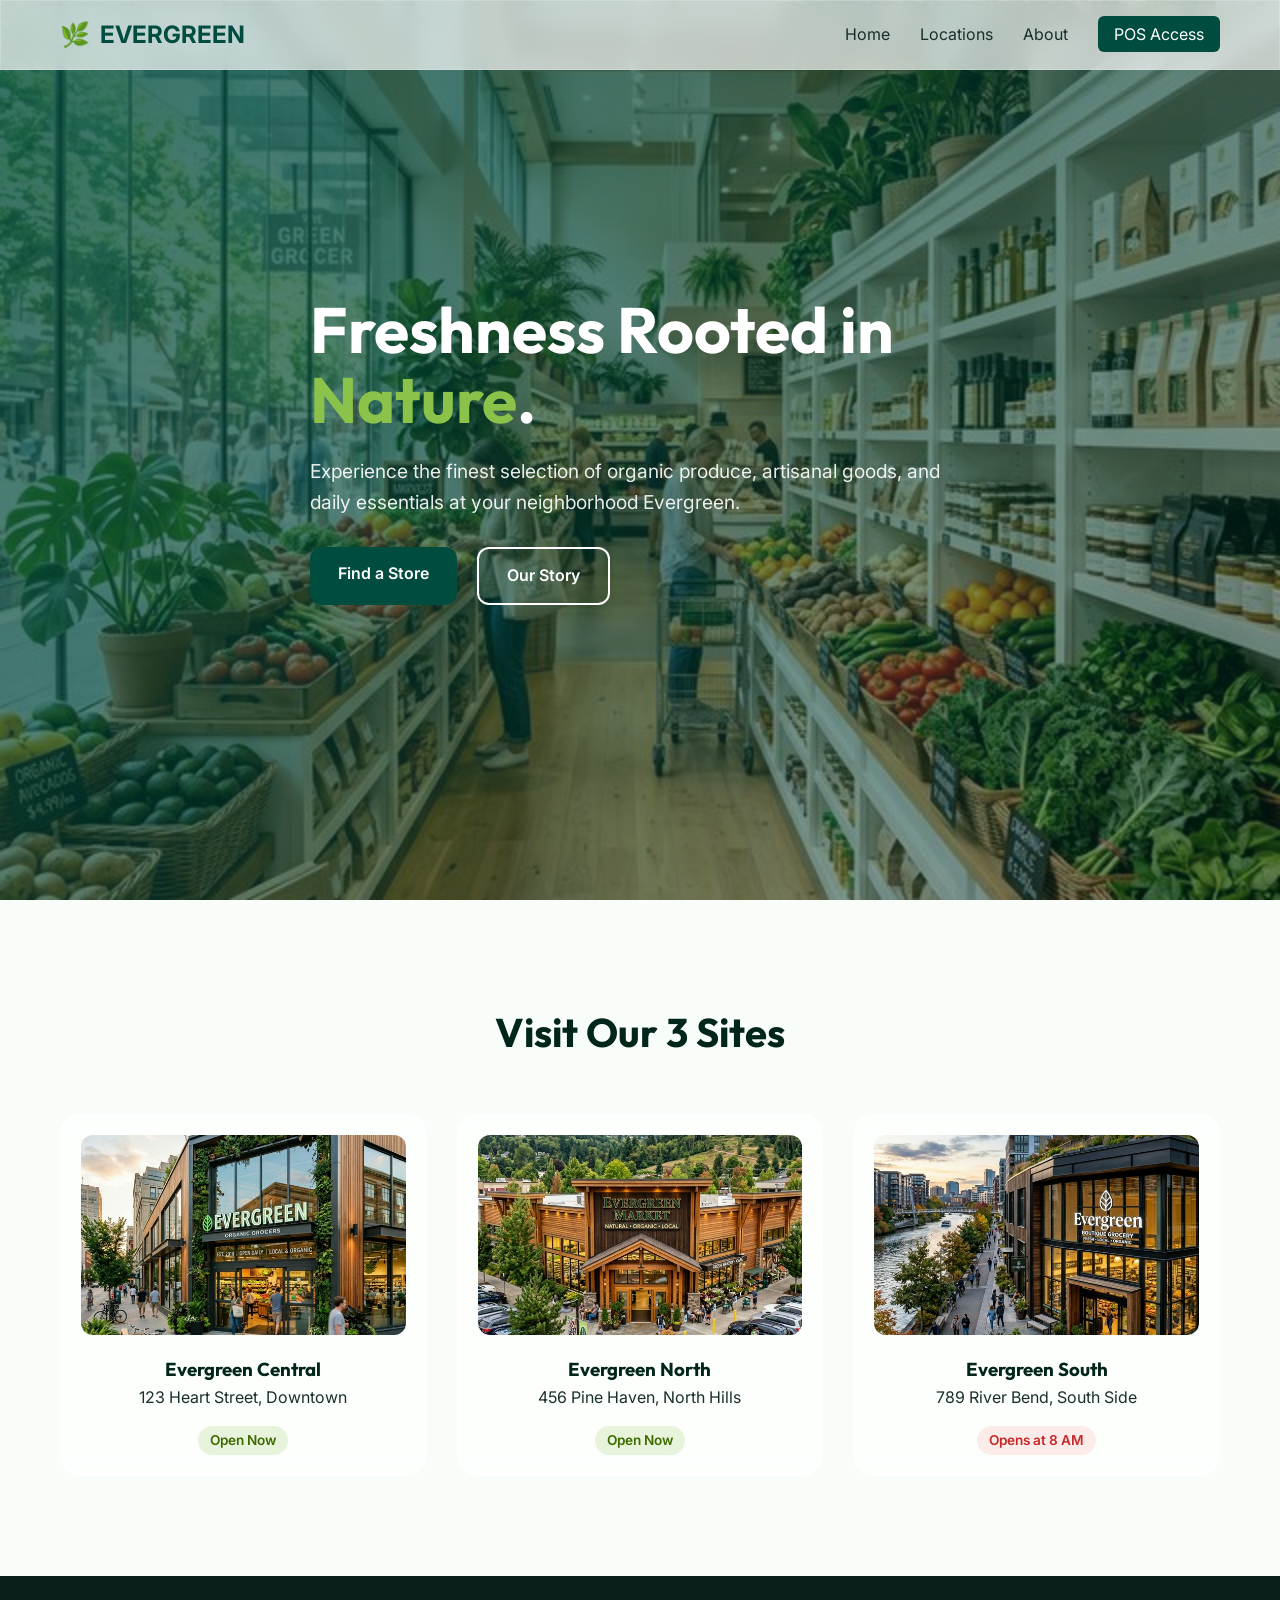
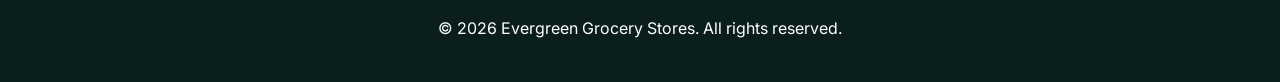
<file: EVERGREEN/index.html>
<!DOCTYPE html>
<html lang="en">
<head>
    <meta charset="UTF-8">
    <meta name="viewport" content="width=device-width, initial-scale=1.0">
    <title>Evergreen | Your Premium Grocery Store</title>
    <meta name="description" content="Quality, Freshness, and Community. Evergreen Grocery Store provides the finest produce across 3 locations.">
    <link rel="stylesheet" href="css/global.css">
    <link rel="stylesheet" href="css/index.css">
</head>
<body>
    <header class="main-header glass">
        <nav class="container nav-wrapper">
            <div class="logo">
                <span class="logo-icon">🌿</span>
                <span class="logo-text">EVERGREEN</span>
            </div>
            <ul class="nav-links">
                <li><a href="#hero">Home</a></li>
                <li><a href="#locations">Locations</a></li>
                <li><a href="#about">About</a></li>
                <li><a href="pos.html" class="pos-link">POS Access</a></li>
            </ul>
        </nav>
    </header>

    <main>
        <section id="hero" class="hero-section">
            <div class="container hero-content animate-fade">
                <h1>Freshness Rooted in <span class="highlight">Nature</span>.</h1>
                <p>Experience the finest selection of organic produce, artisanal goods, and daily essentials at your neighborhood Evergreen.</p>
                <div class="hero-cta">
                    <a href="#locations" class="btn btn-primary">Find a Store</a>
                    <a href="#about" class="btn btn-outline">Our Story</a>
                </div>
            </div>
            <div class="hero-bg-overlay"></div>
        </section>

        <section id="locations" class="location-section">
            <div class="container">
                <h2 class="section-title">Visit Our 3 Sites</h2>
                <div class="location-grid">
                    <div class="location-card glass">
                        <div class="location-img" id="img-central"></div>
                        <h3>Evergreen Central</h3>
                        <p>123 Heart Street, Downtown</p>
                        <span class="status open">Open Now</span>
                    </div>
                    <div class="location-card glass">
                        <div class="location-img" id="img-north"></div>
                        <h3>Evergreen North</h3>
                        <p>456 Pine Haven, North Hills</p>
                        <span class="status open">Open Now</span>
                    </div>
                    <div class="location-card glass">
                        <div class="location-img" id="img-south"></div>
                        <h3>Evergreen South</h3>
                        <p>789 River Bend, South Side</p>
                        <span class="status closed">Opens at 8 AM</span>
                    </div>
                </div>
            </div>
        </section>
    </main>

    <footer class="main-footer">
        <div class="container footer-content">
            <p>&copy; 2026 Evergreen Grocery Stores. All rights reserved.</p>
        </div>
    </footer>

    <script src="js/main.js"></script>
</body>
</html>
</file>
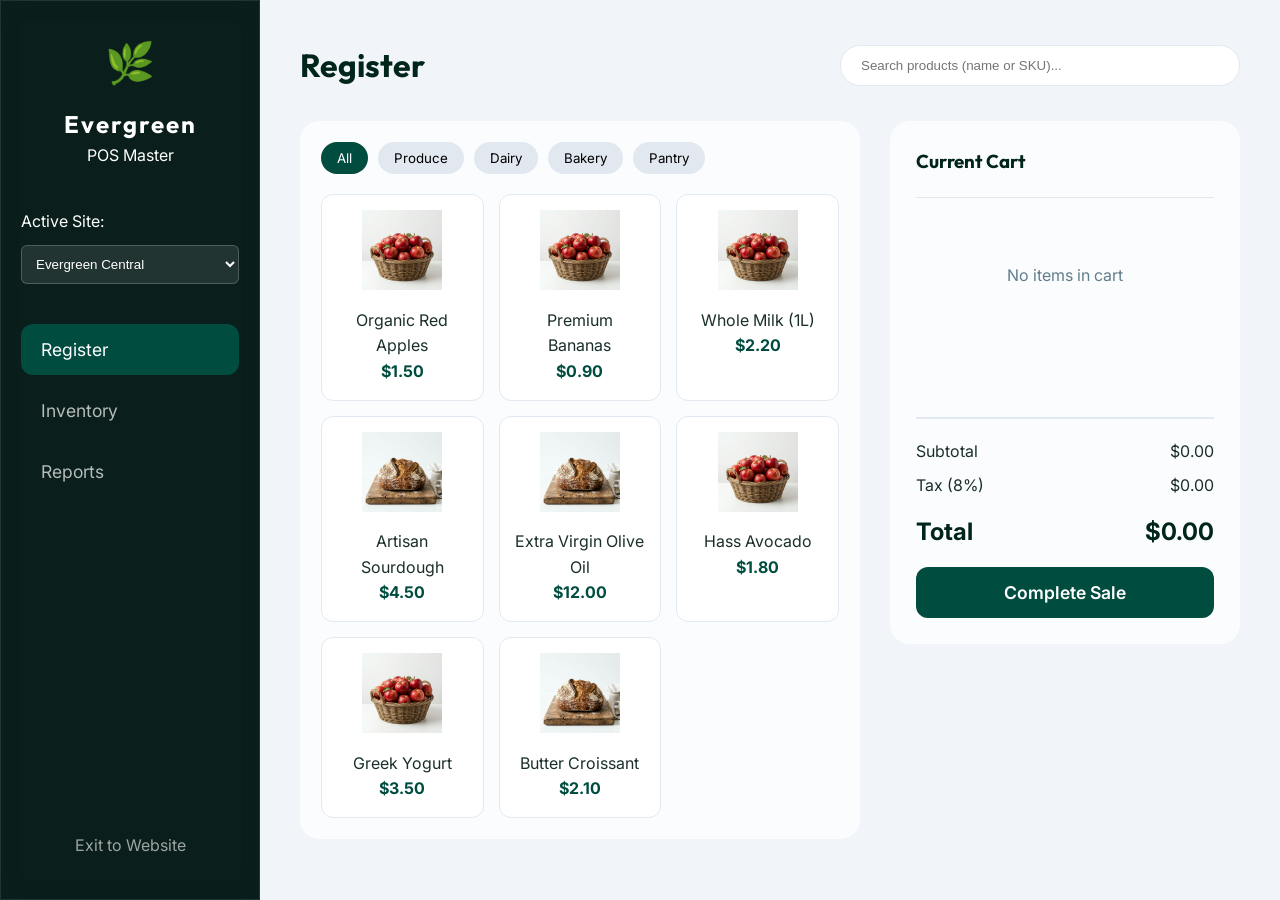
<file: EVERGREEN/pos.html>
<!DOCTYPE html>
<html lang="en">

<head>
    <meta charset="UTF-8">
    <meta name="viewport" content="width=device-width, initial-scale=1.0">
    <title>Evergreen POS System</title>
    <link rel="stylesheet" href="css/global.css">
    <link rel="stylesheet" href="css/pos.css">
</head>

<body class="pos-body">
    <div class="pos-layout">
        <!-- Sidebar / Multi-site selection -->
        <aside class="pos-sidebar glass-dark">
            <div class="sidebar-header">
                <span class="logo-icon">🌿</span>
                <h2>Evergreen</h2>
                <p>POS Master</p>
            </div>

            <div class="site-selector">
                <label>Active Site:</label>
                <select id="site-select">
                    <option value="central">Evergreen Central</option>
                    <option value="north">Evergreen North</option>
                    <option value="south">Evergreen South</option>
                </select>
            </div>

            <nav class="sidebar-nav">
                <button class="nav-item active" data-view="register">Register</button>
                <button class="nav-item" data-view="inventory">Inventory</button>
                <button class="nav-item" data-view="reports">Reports</button>
            </nav>

            <div class="sidebar-footer">
                <a href="index.html" class="exit-link">Exit to Website</a>
            </div>
        </aside>

        <!-- Main Register Area -->
        <main class="pos-content">
            <div class="register-view active-view" id="register-view">
                <header class="view-header">
                    <h1>Register</h1>
                    <div class="search-bar">
                        <input type="text" id="product-search" placeholder="Search products (name or SKU)...">
                    </div>
                </header>

                <div class="register-grid">
                    <div class="product-selection glass">
                        <div class="category-tabs">
                            <button class="tab active" data-cat="all">All</button>
                            <button class="tab" data-cat="produce">Produce</button>
                            <button class="tab" data-cat="dairy">Dairy</button>
                            <button class="tab" data-cat="bakery">Bakery</button>
                            <button class="tab" data-cat="pantry">Pantry</button>
                        </div>
                        <div class="product-list" id="product-list">
                            <!-- Products will be injected here -->
                        </div>
                    </div>

                    <div class="checkout-panel glass">
                        <h3>Current Cart</h3>
                        <div class="cart-items" id="cart-items">
                            <!-- Cart items injected here -->
                            <div class="empty-cart">No items in cart</div>
                        </div>
                        <div class="cart-summary">
                            <div class="summary-line">
                                <span>Subtotal</span>
                                <span id="subtotal">$0.00</span>
                            </div>
                            <div class="summary-line">
                                <span>Tax (8%)</span>
                                <span id="tax">$0.00</span>
                            </div>
                            <div class="summary-line total">
                                <span>Total</span>
                                <span id="total">$0.00</span>
                            </div>
                            <button class="btn-checkout" id="checkout-btn">Complete Sale</button>
                        </div>
                    </div>
                </div>
            </div>

            <!-- Inventory View (Simplified) -->
            <div class="inventory-view" id="inventory-view">
                <h1>Inventory Management</h1>
                <div class="inventory-table-container glass">
                    <table id="inventory-table">
                        <thead>
                            <tr>
                                <th>SKU</th>
                                <th>Product</th>
                                <th>Stock (Current Site)</th>
                                <th>Price</th>
                                <th>Actions</th>
                            </tr>
                        </thead>
                        <tbody id="inventory-body">
                            <!-- Inventory items injected here -->
                        </tbody>
                    </table>
                </div>
            </div>
        </main>
    </div>

    <script src="js/pos.js"></script>
</body>

</html>
</file>
<file: EVERGREEN/css/global.css>
@import url('https://fonts.googleapis.com/css2?family=Inter:wght@300;400;600;700&family=Outfit:wght@400;500;600;700&display=swap');

:root {
    /* Color Palette - Evergreen Theme */
    --primary: #004d40; /* Deep Evergreen */
    --primary-light: #00796b;
    --primary-dark: #00251a;
    --secondary: #8bc34a; /* Fresh Lime */
    --accent: #ffc107; /* Honey/Sun */
    
    --bg-main: #f8fdf9;
    --bg-card: #ffffff;
    --bg-dark: #0a1f1c;
    
    --text-main: #1a2f2b;
    --text-muted: #607d8b;
    --text-light: #ffffff;
    
    --shadow-sm: 0 2px 4px rgba(0,0,0,0.05);
    --shadow-md: 0 4px 12px rgba(0,0,0,0.1);
    --shadow-lg: 0 10px 25px rgba(0,0,0,0.15);
    
    --radius-sm: 6px;
    --radius-md: 12px;
    --radius-lg: 20px;
    
    --transition: all 0.3s cubic-bezier(0.4, 0, 0.2, 1);
}

* {
    margin: 0;
    padding: 0;
    box-sizing: border-box;
}

body {
    font-family: 'Inter', sans-serif;
    background-color: var(--bg-main);
    color: var(--text-main);
    line-height: 1.6;
    overflow-x: hidden;
}

h1, h2, h3, h4, h5, h6 {
    font-family: 'Outfit', sans-serif;
    color: var(--primary-dark);
}

a {
    text-decoration: none;
    color: inherit;
    transition: var(--transition);
}

button {
    cursor: pointer;
    border: none;
    outline: none;
    font-family: inherit;
    transition: var(--transition);
}

.container {
    max-width: 1200px;
    margin: 0 auto;
    padding: 0 20px;
}

/* Animations */
@keyframes fadeIn {
    from { opacity: 0; transform: translateY(10px); }
    to { opacity: 1; transform: translateY(0); }
}

.animate-fade {
    animation: fadeIn 0.6s forwards;
}

/* Glassmorphism utility */
.glass {
    background: rgba(255, 255, 255, 0.7);
    backdrop-filter: blur(10px);
    border: 1px solid rgba(255, 255, 255, 0.2);
}

.glass-dark {
    background: rgba(10, 31, 28, 0.8);
    backdrop-filter: blur(12px);
    border: 1px solid rgba(255, 255, 255, 0.1);
    color: white;
}
</file>
<file: EVERGREEN/css/index.css>
.main-header {
    position: fixed;
    top: 0;
    left: 0;
    right: 0;
    z-index: 1000;
    padding: 15px 0;
}

.nav-wrapper {
    display: flex;
    justify-content: space-between;
    align-items: center;
}

.logo {
    display: flex;
    align-items: center;
    gap: 10px;
    font-size: 1.5rem;
    font-weight: 700;
    color: var(--primary);
}

.nav-links {
    display: flex;
    gap: 30px;
    list-style: none;
}

.nav-links a:hover {
    color: var(--primary-light);
}

.pos-link {
    background: var(--primary);
    color: white !important;
    padding: 8px 16px;
    border-radius: var(--radius-sm);
}

.pos-link:hover {
    background: var(--primary-light);
}

/* Hero Section */
.hero-section {
    height: 100vh;
    display: flex;
    align-items: center;
    position: relative;
    background: url('../assets/hero_bg.png') center/cover no-repeat;
    color: var(--text-light);
}

.hero-bg-overlay {
    position: absolute;
    top: 0;
    left: 0;
    width: 100%;
    height: 100%;
    background: linear-gradient(135deg, rgba(0, 77, 64, 0.8), rgba(0, 37, 26, 0.4));
    z-index: 1;
}

.hero-content {
    position: relative;
    z-index: 2;
    max-width: 700px;
}

.hero-content h1 {
    font-size: 4rem;
    line-height: 1.1;
    margin-bottom: 20px;
    color: white;
}

.highlight {
    color: var(--secondary);
}

.hero-content p {
    font-size: 1.2rem;
    margin-bottom: 30px;
    opacity: 0.9;
}

.hero-cta {
    display: flex;
    gap: 20px;
}

.btn {
    padding: 14px 28px;
    border-radius: var(--radius-md);
    font-weight: 600;
}

.btn-primary {
    background: var(--primary);
    color: white;
}

.btn-primary:hover {
    background: var(--primary-light);
    transform: translateY(-2px);
}

.btn-outline {
    border: 2px solid white;
    color: white;
}

.btn-outline:hover {
    background: white;
    color: var(--primary);
}

/* Locations */
.location-section {
    padding: 100px 0;
    background: var(--bg-main);
}

.section-title {
    text-align: center;
    font-size: 2.5rem;
    margin-bottom: 50px;
}

.location-grid {
    display: grid;
    grid-template-columns: repeat(auto-fit, minmax(300px, 1fr));
    gap: 30px;
}

.location-card {
    padding: 20px;
    border-radius: var(--radius-lg);
    text-align: center;
    transition: var(--transition);
}

.location-card:hover {
    transform: translateY(-10px);
    box-shadow: var(--shadow-lg);
}

.location-img {
    height: 200px;
    border-radius: var(--radius-md);
    margin-bottom: 20px;
    background-size: cover;
    background-position: center;
    background-repeat: no-repeat;
}

#img-central {
    background-image: url('../assets/central.png');
}

#img-north {
    background-image: url('../assets/north.png');
}

#img-south {
    background-image: url('../assets/south.png');
}

.status {
    display: inline-block;
    padding: 4px 12px;
    border-radius: 20px;
    font-size: 0.85rem;
    font-weight: 600;
    margin-top: 15px;
}

.status.open {
    background: rgba(139, 195, 74, 0.2);
    color: #3d6b00;
}

.status.closed {
    background: rgba(244, 67, 54, 0.1);
    color: #c62828;
}

.main-footer {
    padding: 40px 0;
    text-align: center;
    background: var(--bg-dark);
    color: white;
}
</file>
<file: EVERGREEN/css/pos.css>
.pos-body {
    background-color: var(--bg-dark);
    color: var(--text-light);
    height: 100vh;
    overflow: hidden;
}

.pos-layout {
    display: grid;
    grid-template-columns: 260px 1fr;
    height: 100%;
}

.pos-sidebar {
    padding: 30px 20px;
    display: flex;
    flex-direction: column;
    gap: 40px;
    border-right: 1px solid rgba(255, 255, 255, 0.1);
}

.sidebar-header {
    text-align: center;
}

.sidebar-header .logo-icon {
    font-size: 2.5rem;
    display: block;
    margin-bottom: 10px;
}

.sidebar-header h2 {
    color: white;
    letter-spacing: 2px;
}

.site-selector {
    display: flex;
    flex-direction: column;
    gap: 10px;
}

.site-selector select {
    padding: 10px;
    border-radius: var(--radius-sm);
    background: rgba(255, 255, 255, 0.1);
    color: white;
    border: 1px solid rgba(255, 255, 255, 0.2);
}

.sidebar-nav {
    display: flex;
    flex-direction: column;
    gap: 10px;
}

.nav-item {
    background: transparent;
    color: rgba(255, 255, 255, 0.7);
    text-align: left;
    padding: 15px 20px;
    border-radius: var(--radius-md);
    font-size: 1.1rem;
}

.nav-item.active {
    background: var(--primary);
    color: white;
}

.nav-item:hover:not(.active) {
    background: rgba(255, 255, 255, 0.05);
}

.sidebar-footer {
    margin-top: auto;
}

.exit-link {
    display: block;
    text-align: center;
    padding: 10px;
    opacity: 0.6;
}

.pos-content {
    background: #f1f5f9;
    color: var(--text-main);
    padding: 40px;
    overflow-y: auto;
}

.register-view,
.inventory-view {
    display: none;
}

.register-view.active-view,
.inventory-view.active-view {
    display: block;
}

.view-header {
    display: flex;
    justify-content: space-between;
    align-items: center;
    margin-bottom: 30px;
}

.search-bar input {
    width: 400px;
    padding: 12px 20px;
    border-radius: var(--radius-lg);
    border: 1px solid #e2e8f0;
}

.register-grid {
    display: grid;
    grid-template-columns: 1fr 350px;
    gap: 30px;
}

.product-selection {
    padding: 20px;
    border-radius: var(--radius-lg);
    display: flex;
    flex-direction: column;
    gap: 20px;
}

.category-tabs {
    display: flex;
    gap: 10px;
}

.tab {
    padding: 8px 16px;
    border-radius: 20px;
    background: #e2e8f0;
}

.tab.active {
    background: var(--primary);
    color: white;
}

.product-list {
    display: grid;
    grid-template-columns: repeat(auto-fill, minmax(150px, 1fr));
    gap: 15px;
}

.product-item {
    background: white;
    padding: 15px;
    border-radius: var(--radius-md);
    text-align: center;
    border: 1px solid #e2e8f0;
    transition: var(--transition);
}

.product-item:hover {
    border-color: var(--primary);
    box-shadow: var(--shadow-sm);
}

.product-item img {
    width: 80px;
    height: 80px;
    object-fit: contain;
    margin-bottom: 10px;
}

.product-item .price {
    font-weight: 700;
    color: var(--primary);
}

/* Checkout Panel */
.checkout-panel {
    padding: 25px;
    border-radius: var(--radius-lg);
    display: flex;
    flex-direction: column;
    height: fit-content;
}

.cart-items {
    min-height: 200px;
    margin: 20px 0;
    border-top: 1px solid #e2e8f0;
    padding-top: 15px;
}

.cart-item {
    display: flex;
    justify-content: space-between;
    margin-bottom: 10px;
    font-size: 0.95rem;
}

.empty-cart {
    text-align: center;
    color: var(--text-muted);
    margin-top: 50px;
}

.cart-summary {
    border-top: 2px solid #e2e8f0;
    padding-top: 20px;
}

.summary-line {
    display: flex;
    justify-content: space-between;
    margin-bottom: 8px;
}

.summary-line.total {
    font-size: 1.5rem;
    font-weight: 700;
    color: var(--primary-dark);
    margin: 15px 0;
}

.btn-checkout {
    width: 100%;
    padding: 15px;
    background: var(--primary);
    color: white;
    border-radius: var(--radius-md);
    font-size: 1.1rem;
    font-weight: 600;
}

.btn-checkout:hover {
    background: var(--primary-light);
}

/* Inventory Table */
.inventory-table-container {
    padding: 20px;
    border-radius: var(--radius-lg);
    margin-top: 20px;
}

table {
    width: 100%;
    border-collapse: collapse;
}

th,
td {
    padding: 15px;
    text-align: left;
    border-bottom: 1px solid #e2e8f0;
}

th {
    font-weight: 600;
    color: var(--text-muted);
}
</file>
